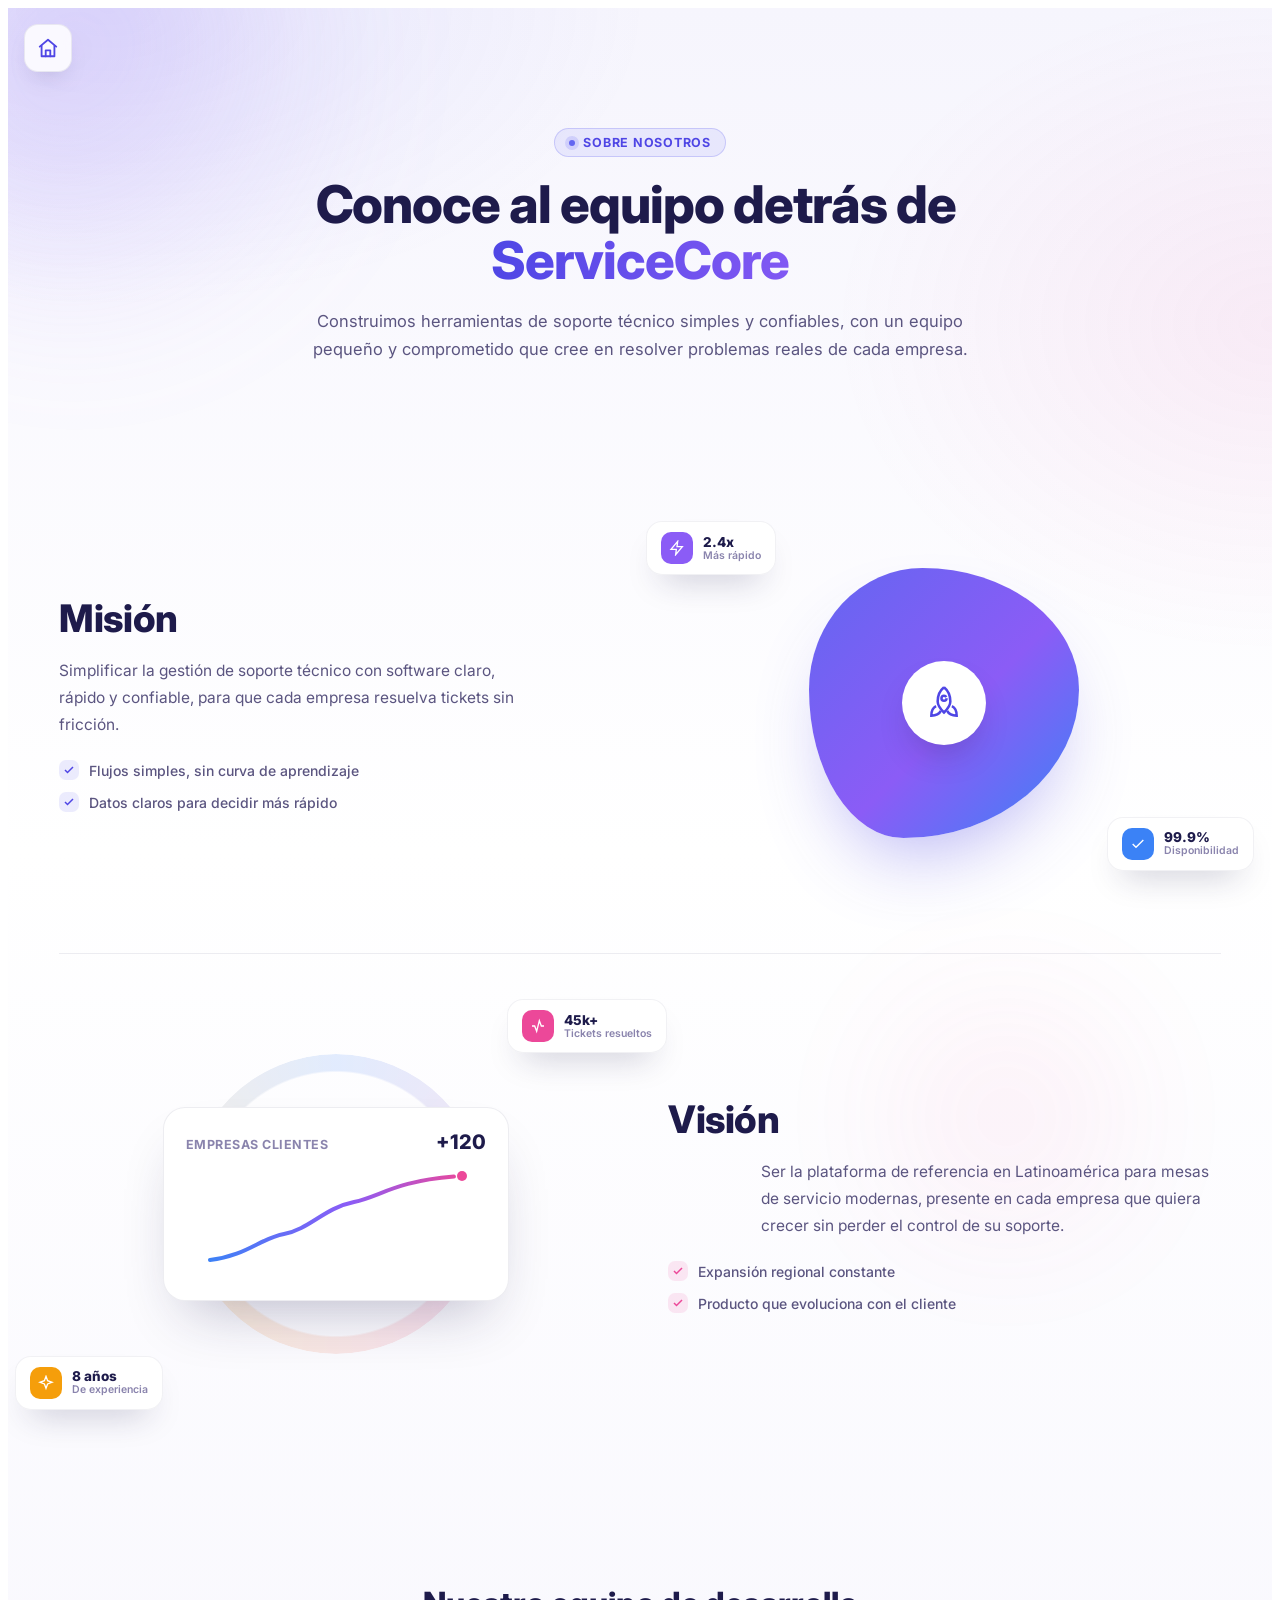
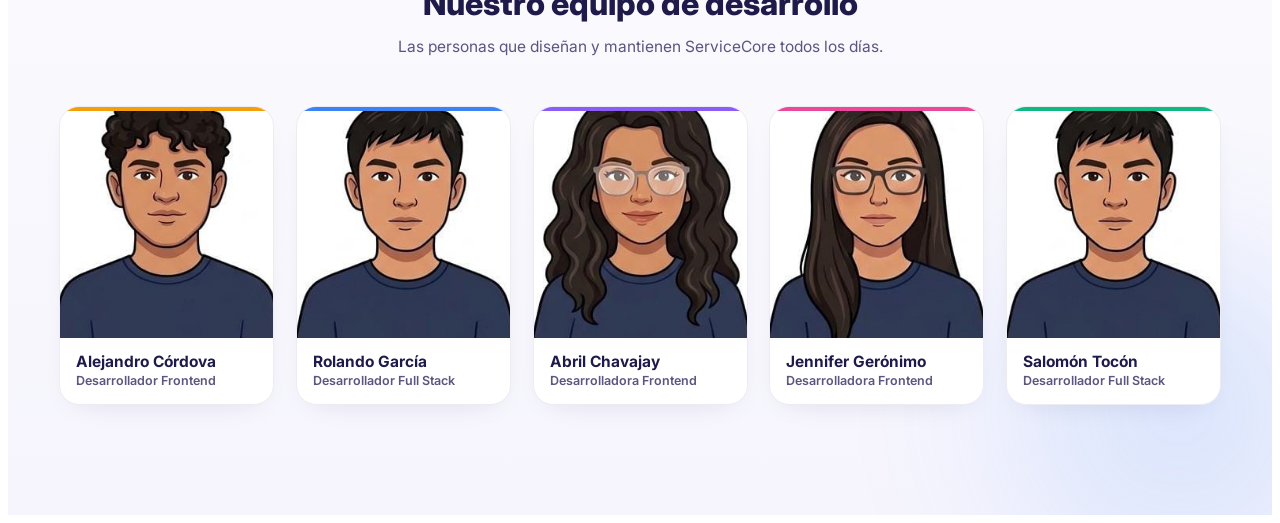
<file: about.html>
<!DOCTYPE html>
<html lang="es">
<head>
<meta charset="UTF-8">
<meta name="viewport" content="width=device-width, initial-scale=1.0">
<link rel="stylesheet" href="#">
<link rel="preconnect" href="https://fonts.googleapis.com">
<link rel="preconnect" href="https://fonts.gstatic.com" crossorigin>
<link href="https://fonts.googleapis.com/css2?family=Inter:wght@400;500;600;700;800;900&display=swap" rel="stylesheet">
<title>Sobre Nosotros</title>

<style>
 
    #about{
        --indigo-950:#1e1b4b;
        --indigo-600:#4f46e5;
        --indigo-500:#6366f1;
        --violet-500:#8b5cf6;
        --violet-400:#a78bfa;
        --blue-500:#3b82f6;
        --pink-500:#ec4899;
        --amber-500:#f59e0b;
        --ink-0:#1e1b4b;
        --ink-1:#5b5580;
        --ink-2:#8a84ad;
        --line:rgba(30,27,75,.08);
        --card:#ffffff;
        font-family:'Inter',ui-sans-serif,system-ui,sans-serif;
        position:relative;
        overflow:hidden;
        background:
            radial-gradient(900px 500px at 8% 0%, rgba(99,102,241,.10), transparent 60%),
            radial-gradient(800px 600px at 100% 15%, rgba(236,72,153,.08), transparent 55%),
            linear-gradient(180deg, #f6f5fd, #ffffff 40%, #f6f5fd);
        padding:min(11vw,120px) 0 min(9vw,110px);
    }

    #about .fondo-decorativo{ position:absolute; inset:0; pointer-events:none; z-index:0; }
    #about .blob-fondo{ position:absolute; border-radius:50%; filter:blur(80px); opacity:.35; will-change:transform; }
    #about .bf-1{ width:460px; height:460px; top:-120px; left:-100px; background:radial-gradient(circle at 30% 30%, var(--violet-400), transparent 70%); }
    #about .bf-2{ width:420px; height:420px; bottom:-140px; right:-80px; background:radial-gradient(circle at 60% 40%, var(--blue-500), transparent 70%); opacity:.22; }
    #about .bf-3{ width:280px; height:280px; top:46%; right:10%; background:radial-gradient(circle, var(--pink-500), transparent 70%); opacity:.14; }

    #about .contenedor-nosotros{ position:relative; z-index:1; max-width:1180px; margin:0 auto; padding:0 24px; }
    #about .contenedor-nosotros.ancho-completo{ max-width:100%; padding:0 clamp(24px,4vw,64px); }

    /* ---------- Botón Inicio (esquina superior izquierda) ---------- */
    #about .boton-inicio{
        position:fixed;
        top:24px;
        left:24px;
        z-index:50;
        width:46px;
        height:46px;
        border-radius:14px;
        display:flex;
        align-items:center;
        justify-content:center;
        background:rgba(255,255,255,.85);
        backdrop-filter:blur(8px);
        border:1px solid rgba(30,27,75,.08);
        box-shadow:0 12px 26px -14px rgba(30,27,75,.35);
        color:var(--indigo-600);
        transition:transform .3s cubic-bezier(.22,1,.36,1), box-shadow .3s ease, background .3s ease;
    }
    #about .boton-inicio:hover{
        transform:translateY(-2px) scale(1.05);
        box-shadow:0 18px 34px -14px rgba(79,70,229,.45);
        background:#ffffff;
    }
    #about .boton-inicio svg{ width:22px; height:22px; }

    /* ---------- Estado "visible" ---------- */
    #about [data-revelar]{ transition:opacity .7s cubic-bezier(.22,1,.36,1), transform .7s cubic-bezier(.22,1,.36,1), filter .7s ease; }
    #about [data-revelar].visible{ opacity:1 !important; transform:none; filter:none; }

    /* ---------- Encabezado principal (Sobre Nosotros) ---------- */
    #about .encabezado-nosotros{ max-width:720px; margin:0 auto 90px; text-align:center; }
    #about .etiqueta-superior{
        display:inline-flex; align-items:center; gap:8px; font-size:12.5px; font-weight:700; letter-spacing:.06em;
        color:var(--indigo-600); background:rgba(99,102,241,.1); border:1px solid rgba(99,102,241,.25);
        padding:6px 14px; border-radius:999px; margin-bottom:20px; opacity:0; transform:translateY(8px);
        text-transform:uppercase;
    }
    #about .etiqueta-superior::before{ content:''; width:6px; height:6px; border-radius:50%; background:var(--indigo-500); box-shadow:0 0 0 4px rgba(99,102,241,.18); animation:pulso-punto 2.2s ease-in-out infinite; }
    @keyframes pulso-punto{ 0%,100%{ box-shadow:0 0 0 4px rgba(99,102,241,.18); } 50%{ box-shadow:0 0 0 8px rgba(99,102,241,.06); } }

    #about .titulo-nosotros{ font-size:clamp(34px,4.6vw,52px); line-height:1.08; font-weight:800; color:var(--ink-0); margin:0 0 18px; letter-spacing:-.02em; }
    #about .titulo-nosotros .palabra{ display:inline-block; opacity:0; transform:translateY(22px) rotate(1.5deg); filter:blur(6px); }
    #about .titulo-nosotros .destacada{
        background:linear-gradient(90deg, var(--indigo-600), var(--violet-500) 40%, var(--pink-500) 75%, var(--amber-500));
        background-size:300% auto;
        -webkit-background-clip:text; background-clip:text; color:transparent;
        animation:brillo-degradado 6s linear infinite;
    }
    @keyframes brillo-degradado{ to{ background-position:300% center; } }
    #about .subtitulo-nosotros{ font-size:16.5px; line-height:1.7; color:var(--ink-1); margin:0; opacity:0; transform:translateY(14px); }


    #about .bloque{ display:grid; grid-template-columns:1fr 1fr; align-items:center; gap:56px; padding:60px 0; position:relative; }
    #about .bloque + .bloque{ border-top:1px solid var(--line); }
    #about .bloque-vision .texto-bloque{ order:2; }
    #about .bloque-vision .visual-bloque{ order:1; }

    #about .eyebrow-bloque{ display:inline-flex; align-items:center; gap:8px; font-size:12px; font-weight:700; letter-spacing:.08em; text-transform:uppercase; margin-bottom:14px; }
    #about .bloque-mision .eyebrow-bloque{ color:var(--indigo-600); }
    #about .bloque-vision .eyebrow-bloque{ color:var(--pink-500); }
    #about .eyebrow-bloque svg{ width:16px; height:16px; }
    #about .titulo-bloque{ font-size:clamp(28px,3.4vw,38px); font-weight:800; color:var(--ink-0); margin:0 0 16px; letter-spacing:-.01em; }
    #about .texto-bloque p{ font-size:15.5px; line-height:1.75; color:var(--ink-1); margin:0 0 22px; max-width:460px; }
    #about .bloque-vision .texto-bloque p{ margin-left:auto; }

    #about .mini-lista{ display:flex; flex-direction:column; gap:12px; padding:0; margin:0; }
    #about .mini-lista li{ display:flex; align-items:center; gap:10px; font-size:14px; color:var(--ink-1); font-weight:500; list-style:none; }
    #about .mini-lista .check{
        width:20px; height:20px; border-radius:7px; flex-shrink:0; display:flex; align-items:center; justify-content:center;
        background:rgba(99,102,241,.12); color:var(--indigo-600);
    }
    #about .bloque-vision .mini-lista .check{ background:rgba(236,72,153,.12); color:var(--pink-500); }
    #about .mini-lista svg{ width:12px; height:12px; }

    /* ---------- Visual: blob orgánico que muta (Misión) ---------- */
    #about .visual-bloque{ position:relative; height:380px; display:flex; align-items:center; justify-content:center; }

    #about .blob-organico{
        width:270px; height:270px;
        background:linear-gradient(135deg, var(--indigo-500), var(--violet-500) 55%, var(--blue-500));
        border-radius:42% 58% 65% 35% / 45% 45% 55% 55%;
        animation:mutar-blob 9s ease-in-out infinite, flotar-blob 7s ease-in-out infinite;
        box-shadow:0 40px 80px -30px rgba(79,70,229,.45);
        position:relative;
    }
    @keyframes mutar-blob{
        0%,100%{ border-radius:42% 58% 65% 35% / 45% 45% 55% 55%; }
        33%{ border-radius:58% 42% 35% 65% / 55% 65% 35% 45%; }
        66%{ border-radius:35% 65% 55% 45% / 40% 55% 45% 60%; }
    }
    @keyframes flotar-blob{ 0%,100%{ transform:translateY(0) rotate(0deg); } 50%{ transform:translateY(-14px) rotate(4deg); } }

    #about .nucleo-icono{
        position:absolute; left:50%; top:50%; width:84px; height:84px; border-radius:50%;
        transform:translate(-50%,-50%); background:#fff; display:flex; align-items:center; justify-content:center;
        box-shadow:0 18px 34px -12px rgba(30,27,75,.28);
        animation:flotar-nucleo 5s ease-in-out infinite;
    }
    @keyframes flotar-nucleo{ 0%,100%{ transform:translate(-50%,-50%) scale(1); } 50%{ transform:translate(-50%,-50%) scale(1.06); } }
    #about .nucleo-icono svg{ width:38px; height:38px; color:var(--indigo-600); }

    /* ---------- Chips flotantes (reemplazan a los tickets) ---------- */
    #about .chip-flotante{
        position:absolute; display:flex; align-items:center; gap:10px;
        background:rgba(255,255,255,.9); backdrop-filter:blur(6px);
        border:1px solid rgba(30,27,75,.06);
        border-radius:16px; padding:10px 14px;
        box-shadow:0 18px 34px -16px rgba(30,27,75,.28);
        animation:flotar-chip 6s ease-in-out infinite;
    }
    @keyframes flotar-chip{ 0%,100%{ transform:translateY(0) rotate(var(--rot,0deg)); } 50%{ transform:translateY(-14px) rotate(var(--rot,0deg)); } }

    #about .chip-icono{ width:32px; height:32px; border-radius:10px; flex-shrink:0; display:flex; align-items:center; justify-content:center; }
    #about .chip-icono svg{ width:16px; height:16px; color:#fff; }
    #about .chip-texto{ display:flex; flex-direction:column; line-height:1.2; }
    #about .chip-numero{ font-size:13.5px; font-weight:800; color:var(--ink-0); }
    #about .chip-label{ font-size:10.5px; color:var(--ink-2); font-weight:600; }

    #about .c-violeta{ background:var(--violet-500); }
    #about .c-azul{ background:var(--blue-500); }
    #about .c-rosa{ background:var(--pink-500); }
    #about .c-ambar{ background:var(--amber-500); }

    #about .cm-1{ top:2%; left:-4%; --rot:-5deg; animation-duration:5.6s; animation-delay:.1s; }
    #about .cm-2{ bottom:6%; right:-6%; --rot:4deg; animation-duration:6.4s; animation-delay:.8s; }

    /* ---------- Visual: gráfica de crecimiento (Visión) ---------- */
    #about .escena-vision{ position:relative; width:100%; max-width:400px; height:100%; display:flex; align-items:center; justify-content:center; }
    #about .aro-vision{
        position:absolute; width:300px; height:300px; border-radius:50%;
        background:conic-gradient(from 0deg, var(--blue-500), var(--pink-500), var(--amber-500), var(--blue-500));
        opacity:.14; animation:girar-aro 16s linear infinite;
        -webkit-mask:radial-gradient(circle, transparent 62%, black 63%);
        mask:radial-gradient(circle, transparent 62%, black 63%);
    }
    @keyframes girar-aro{ to{ transform:rotate(360deg); } }

    #about .tarjeta-grafica{
        position:relative; width:300px; background:#fff; border-radius:22px; padding:22px 22px 18px;
        box-shadow:0 30px 60px -24px rgba(30,27,75,.3); border:1px solid var(--line);
    }
    #about .tarjeta-grafica .encabezado-grafica{ display:flex; justify-content:space-between; align-items:baseline; margin-bottom:14px; }
    #about .tarjeta-grafica .encabezado-grafica strong{ font-size:12.5px; color:var(--ink-2); font-weight:700; text-transform:uppercase; letter-spacing:.04em; }
    #about .tarjeta-grafica .encabezado-grafica span{ font-size:20px; font-weight:800; color:var(--ink-0); }

    #about .linea-crecimiento{ width:100%; height:110px; }
    #about .trazo-crecimiento{ stroke-dasharray:260; stroke-dashoffset:260; animation:dibujar-linea 2.6s cubic-bezier(.22,1,.36,1) forwards, ondear-linea 4s ease-in-out 2.6s infinite; }
    @keyframes dibujar-linea{ to{ stroke-dashoffset:0; } }
    @keyframes ondear-linea{ 0%,100%{ transform:translateY(0); } 50%{ transform:translateY(-3px); } }
    #about .punto-crecimiento{ animation:pulso-punto-grafica 1.8s ease-in-out infinite; transform-origin:center; }
    @keyframes pulso-punto-grafica{ 0%,100%{ transform:scale(1); opacity:1; } 50%{ transform:scale(1.6); opacity:.5; } }

    #about .cv-1{ top:-4%; right:-10%; --rot:5deg; animation-duration:5.8s; animation-delay:.3s; }
    #about .cv-2{ bottom:-4%; left:-8%; --rot:-4deg; animation-duration:6.6s; animation-delay:1s; }

    /* ---------- Equipo ---------- */
    #about .encabezado-equipo{ text-align:center; max-width:640px; margin:130px auto 46px; }
    #about .titulo-equipo{ font-size:clamp(24px,3vw,32px); font-weight:800; color:var(--ink-0); margin:0 0 12px; opacity:0; transform:translateY(16px); }
    #about .subtitulo-equipo{ font-size:15.5px; color:var(--ink-1); line-height:1.6; margin:0; opacity:0; transform:translateY(12px); }

    #about .grid-equipo{ display:grid; grid-template-columns:repeat(5,1fr); gap:22px; position:relative; z-index:1; width:100%; }
    #about .flotador-dev{ animation:flotar-dev var(--dur-dev,5.5s) ease-in-out infinite; animation-delay:var(--delay-dev,0s); }
    @keyframes flotar-dev{ 0%,100%{ transform:translateY(0); } 50%{ transform:translateY(-10px); } }

    #about .tarjeta-dev{
        --tx:0deg; --ty:0deg; --acento:var(--indigo-500);
        opacity:0; transform:translateY(30px);
        transition:transform .5s cubic-bezier(.22,1,.36,1), box-shadow .4s ease;
        border-radius:20px; overflow:hidden; background:var(--card);
        border:1px solid var(--line);
        box-shadow:0 10px 30px -18px rgba(30,27,75,.18);
        transform-style:preserve-3d;
    }
    #about .tarjeta-dev.visible{ opacity:1; transform:perspective(900px) translateY(0) rotateX(var(--tx)) rotateY(var(--ty)); }
    #about .tarjeta-dev:hover{ box-shadow:0 26px 50px -20px color-mix(in srgb, var(--acento) 55%, transparent); border-color:color-mix(in srgb, var(--acento) 35%, transparent); }

    #about .tarjeta-dev::before{ content:''; display:block; height:4px; background:var(--acento); }
    #about .d-violeta{ --acento:var(--violet-500); }
    #about .d-azul{ --acento:var(--blue-500); }
    #about .d-rosa{ --acento:var(--pink-500); }
    #about .d-ambar{ --acento:var(--amber-500); }
    #about .d-verde{ --acento:#10b981; }

    #about .foto-dev-contenedor{ position:relative; aspect-ratio:3/3.2; overflow:hidden; background:linear-gradient(160deg,#ede9fe,#f5f3ff); }
    #about .foto-dev{ width:100%; height:100%; object-fit:cover; display:block; transform:scale(1.04); transition:transform .6s cubic-bezier(.22,1,.36,1); }
    #about .tarjeta-dev:hover .foto-dev{ transform:scale(1.12); }

    #about .overlay-dev{ position:absolute; inset:0; display:flex; flex-direction:column; justify-content:flex-end; padding:16px; background:linear-gradient(180deg, transparent 40%, rgba(30,27,75,.88) 95%); opacity:0; transform:translateY(10px); transition:opacity .35s ease, transform .35s ease; }
    #about .tarjeta-dev:hover .overlay-dev{ opacity:1; transform:translateY(0); }
    #about .bio-dev{ font-size:12.5px; line-height:1.5; color:#e4e1fb; margin:0 0 12px; }
    #about .redes-dev{ display:flex; gap:8px; }
    #about .red-dev{ width:30px; height:30px; border-radius:9px; display:flex; align-items:center; justify-content:center; background:rgba(255,255,255,.14); border:1px solid rgba(255,255,255,.2); color:#fff; transition:background .25s ease; }
    #about .red-dev:hover{ background:var(--acento); }
    #about .red-dev svg{ width:14px; height:14px; }
    #about .nombre-dev{ font-size:15.5px; font-weight:700; color:var(--ink-0); margin:14px 16px 2px; }
    #about .rol-dev{ font-size:12.5px; color:var(--ink-1); margin:0 16px 16px; font-weight:600; }

    @media (max-width:1100px){
        #about .grid-equipo{ grid-template-columns:repeat(3,1fr); }
    }
    @media (max-width:960px){
        #about .bloque{ grid-template-columns:1fr; gap:36px; }
        #about .bloque-vision .texto-bloque, #about .bloque-vision .visual-bloque{ order:initial; }
        #about .bloque-vision .texto-bloque p{ margin-left:0; }
        #about .visual-bloque{ height:320px; }
        #about .grid-equipo{ grid-template-columns:repeat(2,1fr); }
    }
    @media (max-width:640px){
        #about .grid-equipo{ grid-template-columns:1fr; max-width:340px; margin:0 auto; }
        #about .tarjeta-grafica{ width:260px; }
        #about .boton-inicio{ top:16px; left:16px; width:42px; height:42px; }
    }

    @media (prefers-reduced-motion: reduce){
        #about *{ transition:none !important; animation:none !important; }
        #about [class]{ opacity:1 !important; transform:none !important; filter:none !important; }
    }
</style>
</head>
<body>
    <!-- ABOUT -->
  <section class="about-section" id="about">

    <a href="index.php" class="boton-inicio" aria-label="Volver al inicio">
        <svg viewBox="0 0 24 24" fill="none" stroke="currentColor" stroke-width="2" stroke-linecap="round" stroke-linejoin="round">
            <path d="M3 10.5L12 3l9 7.5"/>
            <path d="M5 9.5V21h14V9.5"/>
            <path d="M9.5 21v-6.5h5V21"/>
        </svg>
    </a>

     <div class="fondo-decorativo" aria-hidden="true">
        <div class="blob-fondo bf-1" data-parallax="16"></div>
        <div class="blob-fondo bf-2" data-parallax="24"></div>
        <div class="blob-fondo bf-3" data-parallax="10"></div>
    </div>

    <div class="contenedor-nosotros ancho-completo">

        <!-- ================= ENCABEZADO SOBRE NOSOTROS ================= -->
        <div class="encabezado-nosotros">
            <span class="etiqueta-superior" data-revelar>Sobre nosotros</span>
            <h2 class="titulo-nosotros" data-titulo-partido>Conoce al equipo detrás de <span class="destacada">ServiceCore</span></h2>
            <p class="subtitulo-nosotros" data-revelar data-retraso="150">Construimos herramientas de soporte técnico simples y confiables, con un equipo pequeño y comprometido que cree en resolver problemas reales de cada empresa.</p>
        </div>

        <!-- ================= MISIÓN ================= -->
        <div class="bloque bloque-mision" data-revelar>
            <div class="texto-bloque">
                
                <h3 class="titulo-bloque">Misión</h3>
                <p>Simplificar la gestión de soporte técnico con software claro, rápido y confiable, para que cada empresa resuelva tickets sin fricción.</p>
                <ul class="mini-lista">
                    <li><span class="check"><svg viewBox="0 0 24 24" fill="none" stroke="currentColor" stroke-width="3"><path d="M20 6L9 17l-5-5"/></svg></span> Flujos simples, sin curva de aprendizaje</li>
                    <li><span class="check"><svg viewBox="0 0 24 24" fill="none" stroke="currentColor" stroke-width="3"><path d="M20 6L9 17l-5-5"/></svg></span> Datos claros para decidir más rápido</li>
                </ul>
            </div>
            <div class="visual-bloque">
                <div class="blob-organico">
                    <div class="nucleo-icono">
                        <svg viewBox="0 0 24 24" fill="none" stroke="currentColor" stroke-width="1.6" data-dibujar>
                            <path d="M12 2c2.5 2 4 5.5 4 9 0 2-1 4-4 7-3-3-4-5-4-7 0-3.5 1.5-7 4-9z"/>
                            <circle cx="12" cy="9" r="1.6"/>
                            <path d="M7 14c-2 1-3 3-3 6 3 0 5-1 6-3M17 14c2 1 3 3 3 6-3 0-5-1-6-3"/>
                        </svg>
                    </div>
                </div>
                <div class="chip-flotante cm-1">
                    <span class="chip-icono c-violeta">
                        <svg viewBox="0 0 24 24" fill="none" stroke="currentColor" stroke-width="2"><path d="M13 2L3 14h8l-1 8 10-12h-8l1-8z"/></svg>
                    </span>
                    <span class="chip-texto"><span class="chip-numero">2.4x</span><span class="chip-label">Más rápido</span></span>
                </div>
                <div class="chip-flotante cm-2">
                    <span class="chip-icono c-azul">
                        <svg viewBox="0 0 24 24" fill="none" stroke="currentColor" stroke-width="2"><path d="M20 6L9 17l-5-5"/></svg>
                    </span>
                    <span class="chip-texto"><span class="chip-numero">99.9%</span><span class="chip-label">Disponibilidad</span></span>
                </div>
            </div>
        </div>

        <!-- ================= VISIÓN ================= -->
        <div class="bloque bloque-vision" data-revelar>
            <div class="texto-bloque">
               
                <h3 class="titulo-bloque">Visión</h3>
                <p>Ser la plataforma de referencia en Latinoamérica para mesas de servicio modernas, presente en cada empresa que quiera crecer sin perder el control de su soporte.</p>
                <ul class="mini-lista">
                    <li><span class="check"><svg viewBox="0 0 24 24" fill="none" stroke="currentColor" stroke-width="3"><path d="M20 6L9 17l-5-5"/></svg></span> Expansión regional constante</li>
                    <li><span class="check"><svg viewBox="0 0 24 24" fill="none" stroke="currentColor" stroke-width="3"><path d="M20 6L9 17l-5-5"/></svg></span> Producto que evoluciona con el cliente</li>
                </ul>
            </div>
            <div class="visual-bloque">
                <div class="escena-vision">
                    <div class="aro-vision"></div>
                    <div class="tarjeta-grafica">
                        <div class="encabezado-grafica">
                            <strong>Empresas clientes</strong>
                            <span>+120</span>
                        </div>
                        <svg class="linea-crecimiento" viewBox="0 0 260 110" fill="none">
                            <defs>
                                <linearGradient id="degradadoLinea" x1="0" y1="0" x2="260" y2="0" gradientUnits="userSpaceOnUse">
                                    <stop offset="0%" stop-color="#3b82f6"/>
                                    <stop offset="55%" stop-color="#8b5cf6"/>
                                    <stop offset="100%" stop-color="#ec4899"/>
                                </linearGradient>
                            </defs>
                            <path class="trazo-crecimiento" d="M4 92 C40 88, 55 70, 78 66 C104 61, 118 40, 148 34 C176 28, 190 12, 256 8"
                                  stroke="url(#degradadoLinea)" stroke-width="4" stroke-linecap="round"/>
                            <circle class="punto-crecimiento" cx="256" cy="8" r="5" fill="#ec4899"/>
                        </svg>
                    </div>
                </div>
                <div class="chip-flotante cv-1">
                    <span class="chip-icono c-rosa">
                        <svg viewBox="0 0 24 24" fill="none" stroke="currentColor" stroke-width="2"><path d="M3 12h4l3 8 4-16 3 8h4"/></svg>
                    </span>
                    <span class="chip-texto"><span class="chip-numero">45k+</span><span class="chip-label">Tickets resueltos</span></span>
                </div>
                <div class="chip-flotante cv-2">
                    <span class="chip-icono c-ambar">
                        <svg viewBox="0 0 24 24" fill="none" stroke="currentColor" stroke-width="2"><path d="M12 2l2.4 6.6L21 11l-6.6 2.4L12 20l-2.4-6.6L3 11l6.6-2.4z"/></svg>
                    </span>
                    <span class="chip-texto"><span class="chip-numero">8 años</span><span class="chip-label">De experiencia</span></span>
                </div>
            </div>
        </div>

        <!-- ================= EQUIPO DE DESARROLLADORES ================= -->
        <div class="encabezado-equipo">
            <h3 class="titulo-equipo" data-revelar>Nuestro equipo de desarrollo</h3>
            <p class="subtitulo-equipo" data-revelar data-retraso="100">Las personas que diseñan y mantienen ServiceCore todos los días.</p>
        </div>

        <div class="grid-equipo" data-grupo-escalonado>

            <div class="flotador-dev">
            <article class="tarjeta-dev d-ambar" data-revelar data-magnetico>
                <div class="foto-dev-contenedor">
                    <!-- TODO: reemplazar por la foto real del desarrollador -->
                    <img src="img/1.jpeg" alt="" class="foto-dev">
                    <div class="overlay-dev">
                        <p class="bio-dev">Lidera el desarrollo backend y la arquitectura de base de datos de ServiceCore.</p>
                        <div class="redes-dev">
                            <a href="https://github.com/alejocordova" aria-label="GitHub de Alejandro" class="red-dev">
                                <svg viewBox="0 0 24 24" fill="currentColor"><path d="M12 .5C5.65.5.5 5.65.5 12c0 5.1 3.3 9.4 7.9 10.9.6.1.8-.25.8-.57v-2c-3.2.7-3.9-1.55-3.9-1.55-.53-1.34-1.3-1.7-1.3-1.7-1.06-.73.08-.71.08-.71 1.18.08 1.8 1.2 1.8 1.2 1.04 1.8 2.73 1.28 3.4.98.1-.76.4-1.28.73-1.58-2.56-.29-5.26-1.28-5.26-5.7 0-1.26.45-2.29 1.18-3.1-.12-.29-.51-1.46.11-3.04 0 0 .97-.31 3.18 1.18a11 11 0 0 1 5.8 0c2.2-1.49 3.17-1.18 3.17-1.18.63 1.58.24 2.75.12 3.04.74.81 1.18 1.84 1.18 3.1 0 4.43-2.7 5.4-5.28 5.68.42.36.78 1.08.78 2.18v3.23c0 .32.21.68.8.56A11.5 11.5 0 0 0 23.5 12C23.5 5.65 18.35.5 12 .5z"/></svg>
                            </a>
                        </div>
                    </div>
                </div>
                <h4 class="nombre-dev">Alejandro Córdova</h4>
                <p class="rol-dev">Desarrollador Frontend</p>
            </article>
            </div>

            <div class="flotador-dev">
            <article class="tarjeta-dev d-azul" data-revelar data-magnetico>
                <div class="foto-dev-contenedor">
                    <img src="img/5.jpeg" alt="" class="foto-dev">
                    <div class="overlay-dev">
                        <p class="bio-dev">Responsable del frontend y de que cada pantalla se sienta rápida y clara.</p>
                        <div class="redes-dev">
                            
                            <a href="https://github.com/Rolando-G" aria-label="GitHub de Rolando" class="red-dev">
                                <svg viewBox="0 0 24 24" fill="currentColor"><path d="M12 .5C5.65.5.5 5.65.5 12c0 5.1 3.3 9.4 7.9 10.9.6.1.8-.25.8-.57v-2c-3.2.7-3.9-1.55-3.9-1.55-.53-1.34-1.3-1.7-1.3-1.7-1.06-.73.08-.71.08-.71 1.18.08 1.8 1.2 1.8 1.2 1.04 1.8 2.73 1.28 3.4.98.1-.76.4-1.28.73-1.58-2.56-.29-5.26-1.28-5.26-5.7 0-1.26.45-2.29 1.18-3.1-.12-.29-.51-1.46.11-3.04 0 0 .97-.31 3.18 1.18a11 11 0 0 1 5.8 0c2.2-1.49 3.17-1.18 3.17-1.18.63 1.58.24 2.75.12 3.04.74.81 1.18 1.84 1.18 3.1 0 4.43-2.7 5.4-5.28 5.68.42.36.78 1.08.78 2.18v3.23c0 .32.21.68.8.56A11.5 11.5 0 0 0 23.5 12C23.5 5.65 18.35.5 12 .5z"/></svg>
                            </a>
                           
                        </div>
                    </div>
                </div>
                <h4 class="nombre-dev">Rolando García</h4>
                <p class="rol-dev">Desarrollador Full Stack</p>
            </article>
            </div>

            <div class="flotador-dev">
            <article class="tarjeta-dev d-violeta" data-revelar data-magnetico>
                <div class="foto-dev-contenedor">
                    <img src="img/2.jpeg" alt="" class="foto-dev">
                    <div class="overlay-dev">
                        <p class="bio-dev">Automatiza despliegues e infraestructura para que todo funcione sin sobresaltos.</p>
                        <div class="redes-dev">
                           
                            <a href="https://github.com/ab-rill" aria-label="GitHub de Abril" class="red-dev">
                                <svg viewBox="0 0 24 24" fill="currentColor"><path d="M12 .5C5.65.5.5 5.65.5 12c0 5.1 3.3 9.4 7.9 10.9.6.1.8-.25.8-.57v-2c-3.2.7-3.9-1.55-3.9-1.55-.53-1.34-1.3-1.7-1.3-1.7-1.06-.73.08-.71.08-.71 1.18.08 1.8 1.2 1.8 1.2 1.04 1.8 2.73 1.28 3.4.98.1-.76.4-1.28.73-1.58-2.56-.29-5.26-1.28-5.26-5.7 0-1.26.45-2.29 1.18-3.1-.12-.29-.51-1.46.11-3.04 0 0 .97-.31 3.18 1.18a11 11 0 0 1 5.8 0c2.2-1.49 3.17-1.18 3.17-1.18.63 1.58.24 2.75.12 3.04.74.81 1.18 1.84 1.18 3.1 0 4.43-2.7 5.4-5.28 5.68.42.36.78 1.08.78 2.18v3.23c0 .32.21.68.8.56A11.5 11.5 0 0 0 23.5 12C23.5 5.65 18.35.5 12 .5z"/></svg>
                            </a>
                            
                        </div>
                    </div>
                </div>
                <h4 class="nombre-dev">Abril Chavajay</h4>
                <p class="rol-dev">Desarrolladora Frontend</p>
            </article>
            </div>

            <div class="flotador-dev">
            <article class="tarjeta-dev d-rosa" data-revelar data-magnetico>
                <div class="foto-dev-contenedor">
                    <img src="img/4.jpeg" alt="" class="foto-dev">
                    <div class="overlay-dev">
                        <p class="bio-dev">Diseña la experiencia de usuario para que cada pantalla sea intuitiva.</p>
                        <div class="redes-dev">
                          
                            <a href="https://github.com/JenniMich" aria-label="GitHub de Jennifer" class="red-dev">
                                <svg viewBox="0 0 24 24" fill="currentColor"><path d="M12 .5C5.65.5.5 5.65.5 12c0 5.1 3.3 9.4 7.9 10.9.6.1.8-.25.8-.57v-2c-3.2.7-3.9-1.55-3.9-1.55-.53-1.34-1.3-1.7-1.3-1.7-1.06-.73.08-.71.08-.71 1.18.08 1.8 1.2 1.8 1.2 1.04 1.8 2.73 1.28 3.4.98.1-.76.4-1.28.73-1.58-2.56-.29-5.26-1.28-5.26-5.7 0-1.26.45-2.29 1.18-3.1-.12-.29-.51-1.46.11-3.04 0 0 .97-.31 3.18 1.18a11 11 0 0 1 5.8 0c2.2-1.49 3.17-1.18 3.17-1.18.63 1.58.24 2.75.12 3.04.74.81 1.18 1.84 1.18 3.1 0 4.43-2.7 5.4-5.28 5.68.42.36.78 1.08.78 2.18v3.23c0 .32.21.68.8.56A11.5 11.5 0 0 0 23.5 12C23.5 5.65 18.35.5 12 .5z"/></svg>
                            </a>
                          
                        </div>
                    </div>
                </div>
                <h4 class="nombre-dev">Jennifer Gerónimo</h4>
                <p class="rol-dev">Desarrolladora Frontend</p>
            </article>
            </div>

            <div class="flotador-dev">
            <article class="tarjeta-dev d-verde" data-revelar data-magnetico>
                <div class="foto-dev-contenedor">
                    <img src="img/5.jpeg" alt="" class="foto-dev">
                    <div class="overlay-dev">
                        <p class="bio-dev">Se encarga de calidad y pruebas para que cada entrega llegue sin errores.</p>
                        <div class="redes-dev">
                           
                            <a href="https://github.com/salomon-07" aria-label="GitHub de Salomon" class="red-dev">
                                <svg viewBox="0 0 24 24" fill="currentColor"><path d="M12 .5C5.65.5.5 5.65.5 12c0 5.1 3.3 9.4 7.9 10.9.6.1.8-.25.8-.57v-2c-3.2.7-3.9-1.55-3.9-1.55-.53-1.34-1.3-1.7-1.3-1.7-1.06-.73.08-.71.08-.71 1.18.08 1.8 1.2 1.8 1.2 1.04 1.8 2.73 1.28 3.4.98.1-.76.4-1.28.73-1.58-2.56-.29-5.26-1.28-5.26-5.7 0-1.26.45-2.29 1.18-3.1-.12-.29-.51-1.46.11-3.04 0 0 .97-.31 3.18 1.18a11 11 0 0 1 5.8 0c2.2-1.49 3.17-1.18 3.17-1.18.63 1.58.24 2.75.12 3.04.74.81 1.18 1.84 1.18 3.1 0 4.43-2.7 5.4-5.28 5.68.42.36.78 1.08.78 2.18v3.23c0 .32.21.68.8.56A11.5 11.5 0 0 0 23.5 12C23.5 5.65 18.35.5 12 .5z"/></svg>
                            </a>
                           
                        </div>
                    </div>
                </div>
                <h4 class="nombre-dev">Salomón Tocón</h4>
                <p class="rol-dev">Desarrollador Full Stack </p>
            </article>
            </div>

        </div>

    </div>

    <script>(function () {
    'use strict';

    /* 1) Título partido en palabras */
    function partirTitulo() {
        const titulo = document.querySelector('[data-titulo-partido]');
        if (!titulo) return;
        const nodos = Array.from(titulo.childNodes);
        titulo.innerHTML = '';
        nodos.forEach((nodo) => {
            if (nodo.nodeType === Node.TEXT_NODE) {
                nodo.textContent.split(' ').forEach((palabra) => {
                    if (!palabra) return;
                    const span = document.createElement('span');
                    span.className = 'palabra';
                    span.textContent = palabra + '\u00A0';
                    titulo.appendChild(span);
                });
            } else {
                nodo.classList.add('palabra');
                titulo.appendChild(nodo);
            }
        });
        const palabras = titulo.querySelectorAll('.palabra');
        const observador = new IntersectionObserver((entradas) => {
            entradas.forEach((entrada) => {
                if (!entrada.isIntersecting) return;
                palabras.forEach((palabra, i) => {
                    setTimeout(() => {
                        palabra.style.transition = 'opacity .6s ease, transform .6s cubic-bezier(.22,1,.36,1), filter .6s ease';
                        palabra.style.opacity = '1';
                        palabra.style.transform = 'translateY(0) rotate(0deg)';
                        palabra.style.filter = 'blur(0)';
                    }, i * 55);
                });
                observador.unobserve(titulo);
            });
        }, { threshold: 0.4 });
        observador.observe(titulo);
    }

    /* 2) Scroll reveal genérico, con escalonado automático en grupos */
    function iniciarScrollReveal() {
        const elementos = document.querySelectorAll('#about [data-revelar]');
        if (!elementos.length) return;
        const observador = new IntersectionObserver((entradas) => {
            entradas.forEach((entrada) => {
                if (!entrada.isIntersecting) return;
                const el = entrada.target;
                const grupo = el.closest('[data-grupo-escalonado]');
                let retraso = Number(el.dataset.retraso || 0);
                if (grupo) {
                    const hermanos = Array.from(grupo.children);
                    retraso = hermanos.indexOf(el.closest('.flotador-dev') || el) * 100;
                }
                setTimeout(() => el.classList.add('visible'), retraso);
                observador.unobserve(el);
            });
        }, { threshold: 0.15 });
        elementos.forEach((el) => observador.observe(el));
    }

    /* 3) Íconos que se dibujan al entrar */
    function iniciarDibujoIconos() {
        const svgs = document.querySelectorAll('[data-dibujar]');
        if (!svgs.length) return;
        svgs.forEach((svg) => {
            const formas = svg.querySelectorAll('path, circle');
            formas.forEach((forma) => {
                const largo = forma.getTotalLength ? forma.getTotalLength() : 60;
                forma.style.strokeDasharray = largo;
                forma.style.strokeDashoffset = largo;
                forma.style.transition = 'stroke-dashoffset 1.1s cubic-bezier(.22,1,.36,1)';
            });
        });
        const observador = new IntersectionObserver((entradas) => {
            entradas.forEach((entrada) => {
                if (!entrada.isIntersecting) return;
                const formas = entrada.target.querySelectorAll('path, circle');
                setTimeout(() => formas.forEach((f) => (f.style.strokeDashoffset = '0')), 200);
                observador.unobserve(entrada.target);
            });
        }, { threshold: 0.5 });
        svgs.forEach((svg) => observador.observe(svg));
    }

    /* 4) Tilt 3D + magnetismo en tarjetas de equipo */
    function iniciarTarjetasEquipo() {
        const tarjetas = document.querySelectorAll('[data-magnetico]');
        tarjetas.forEach((tarjeta) => {
            tarjeta.addEventListener('mousemove', (evento) => {
                const rect = tarjeta.getBoundingClientRect();
                const px = (evento.clientX - rect.left) / rect.width - 0.5;
                const py = (evento.clientY - rect.top) / rect.height - 0.5;
                tarjeta.style.setProperty('--tx', `${(-py * 7).toFixed(2)}deg`);
                tarjeta.style.setProperty('--ty', `${(px * 7).toFixed(2)}deg`);
            });
            tarjeta.addEventListener('mouseleave', () => {
                tarjeta.style.setProperty('--tx', '0deg');
                tarjeta.style.setProperty('--ty', '0deg');
            });
            tarjeta.querySelectorAll('.red-dev').forEach((icono) => {
                icono.addEventListener('mousemove', (evento) => {
                    const rect = icono.getBoundingClientRect();
                    const x = evento.clientX - rect.left - rect.width / 2;
                    const y = evento.clientY - rect.top - rect.height / 2;
                    icono.style.transform = `translate(${x * 0.35}px, ${y * 0.35}px)`;
                });
                icono.addEventListener('mouseleave', () => {
                    icono.style.transition = 'transform .3s cubic-bezier(.22,1,.36,1)';
                    icono.style.transform = '';
                    setTimeout(() => (icono.style.transition = ''), 300);
                });
            });
        });
    }

    /* 5) Retrasos aleatorios para que el flotado del equipo no vaya sincronizado */
    function variarFlotadoEquipo() {
        document.querySelectorAll('.flotador-dev').forEach((el, i) => {
            el.style.setProperty('--dur-dev', `${(5 + Math.random() * 2.2).toFixed(2)}s`);
            el.style.setProperty('--delay-dev', `${(i * 0.35).toFixed(2)}s`);
        });
    }

    /* 6) Parallax de blobs de fondo siguiendo el cursor */
    function iniciarParallaxBlobs() {
        const blobs = document.querySelectorAll('[data-parallax]');
        if (!blobs.length) return;
        const seccion = document.getElementById('about');
        let mouseX = 0, mouseY = 0, actualX = 0, actualY = 0;
        seccion.addEventListener('mousemove', (evento) => {
            const rect = seccion.getBoundingClientRect();
            mouseX = (evento.clientX - rect.left) / rect.width - 0.5;
            mouseY = (evento.clientY - rect.top) / rect.height - 0.5;
        });
        function animar() {
            actualX += (mouseX - actualX) * 0.05;
            actualY += (mouseY - actualY) * 0.05;
            blobs.forEach((blob) => {
                const fuerza = Number(blob.dataset.parallax || 15);
                blob.style.transform = `translate(${actualX * fuerza}px, ${actualY * fuerza}px)`;
            });
            requestAnimationFrame(animar);
        }
        requestAnimationFrame(animar);
    }

    document.addEventListener('DOMContentLoaded', () => {
        partirTitulo();
        iniciarScrollReveal();
        iniciarDibujoIconos();
        iniciarTarjetasEquipo();
        variarFlotadoEquipo();
        iniciarParallaxBlobs();
    });
})();
</script>
</body>
</html>
</file>
